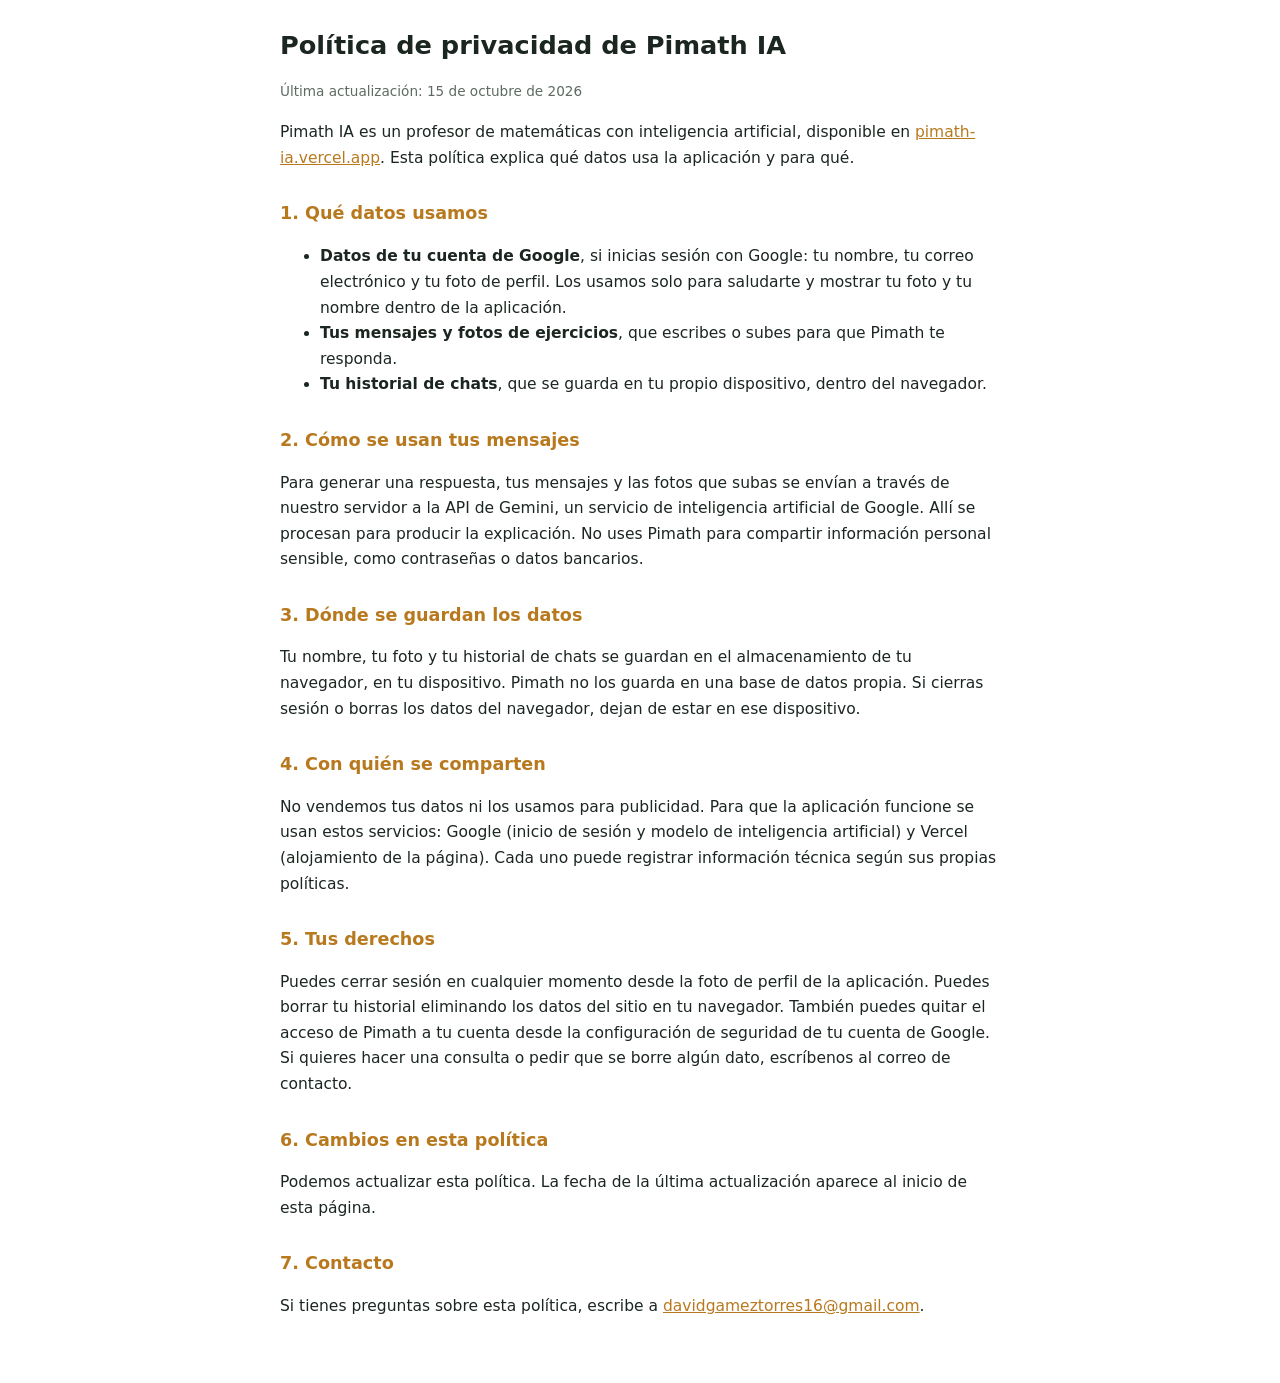
<file: privacy.html>
<!DOCTYPE html>
<html lang="es">
<head>
<meta charset="UTF-8">
<meta name="viewport" content="width=device-width, initial-scale=1">
<title>Política de privacidad - Pimath IA</title>
<style>
  body{ font-family: system-ui, -apple-system, 'Segoe UI', Roboto, sans-serif; background:#fff; color:#1C2620; line-height:1.65; margin:0; }
  main{ max-width:720px; margin:0 auto; padding:24px 20px 48px; }
  h1{ font-size:1.6rem; margin:0 0 4px; }
  h2{ font-size:1.1rem; margin:28px 0 6px; color:#B8791E; }
  p, li{ font-size:.97rem; }
  .fecha{ color:#5E6B62; font-size:.85rem; margin-bottom:18px; }
  a{ color:#B8791E; }
</style>
</head>
<body>
<main>
  <h1>Política de privacidad de Pimath IA</h1>
  <p class="fecha">Última actualización: 15 de octubre de 2026</p>

  <p>Pimath IA es un profesor de matemáticas con inteligencia artificial, disponible en <a href="https://pimath-ia.vercel.app">pimath-ia.vercel.app</a>. Esta política explica qué datos usa la aplicación y para qué.</p>

  <h2>1. Qué datos usamos</h2>
  <ul>
    <li><strong>Datos de tu cuenta de Google</strong>, si inicias sesión con Google: tu nombre, tu correo electrónico y tu foto de perfil. Los usamos solo para saludarte y mostrar tu foto y tu nombre dentro de la aplicación.</li>
    <li><strong>Tus mensajes y fotos de ejercicios</strong>, que escribes o subes para que Pimath te responda.</li>
    <li><strong>Tu historial de chats</strong>, que se guarda en tu propio dispositivo, dentro del navegador.</li>
  </ul>

  <h2>2. Cómo se usan tus mensajes</h2>
  <p>Para generar una respuesta, tus mensajes y las fotos que subas se envían a través de nuestro servidor a la API de Gemini, un servicio de inteligencia artificial de Google. Allí se procesan para producir la explicación. No uses Pimath para compartir información personal sensible, como contraseñas o datos bancarios.</p>

  <h2>3. Dónde se guardan los datos</h2>
  <p>Tu nombre, tu foto y tu historial de chats se guardan en el almacenamiento de tu navegador, en tu dispositivo. Pimath no los guarda en una base de datos propia. Si cierras sesión o borras los datos del navegador, dejan de estar en ese dispositivo.</p>

  <h2>4. Con quién se comparten</h2>
  <p>No vendemos tus datos ni los usamos para publicidad. Para que la aplicación funcione se usan estos servicios: Google (inicio de sesión y modelo de inteligencia artificial) y Vercel (alojamiento de la página). Cada uno puede registrar información técnica según sus propias políticas.</p>

  <h2>5. Tus derechos</h2>
  <p>Puedes cerrar sesión en cualquier momento desde la foto de perfil de la aplicación. Puedes borrar tu historial eliminando los datos del sitio en tu navegador. También puedes quitar el acceso de Pimath a tu cuenta desde la configuración de seguridad de tu cuenta de Google. Si quieres hacer una consulta o pedir que se borre algún dato, escríbenos al correo de contacto.</p>

  <h2>6. Cambios en esta política</h2>
  <p>Podemos actualizar esta política. La fecha de la última actualización aparece al inicio de esta página.</p>

  <h2>7. Contacto</h2>
  <p>Si tienes preguntas sobre esta política, escribe a <a href="mailto:davidgameztorres16@gmail.com">davidgameztorres16@gmail.com</a>.</p>
</main>
</body>
</html>
</file>
